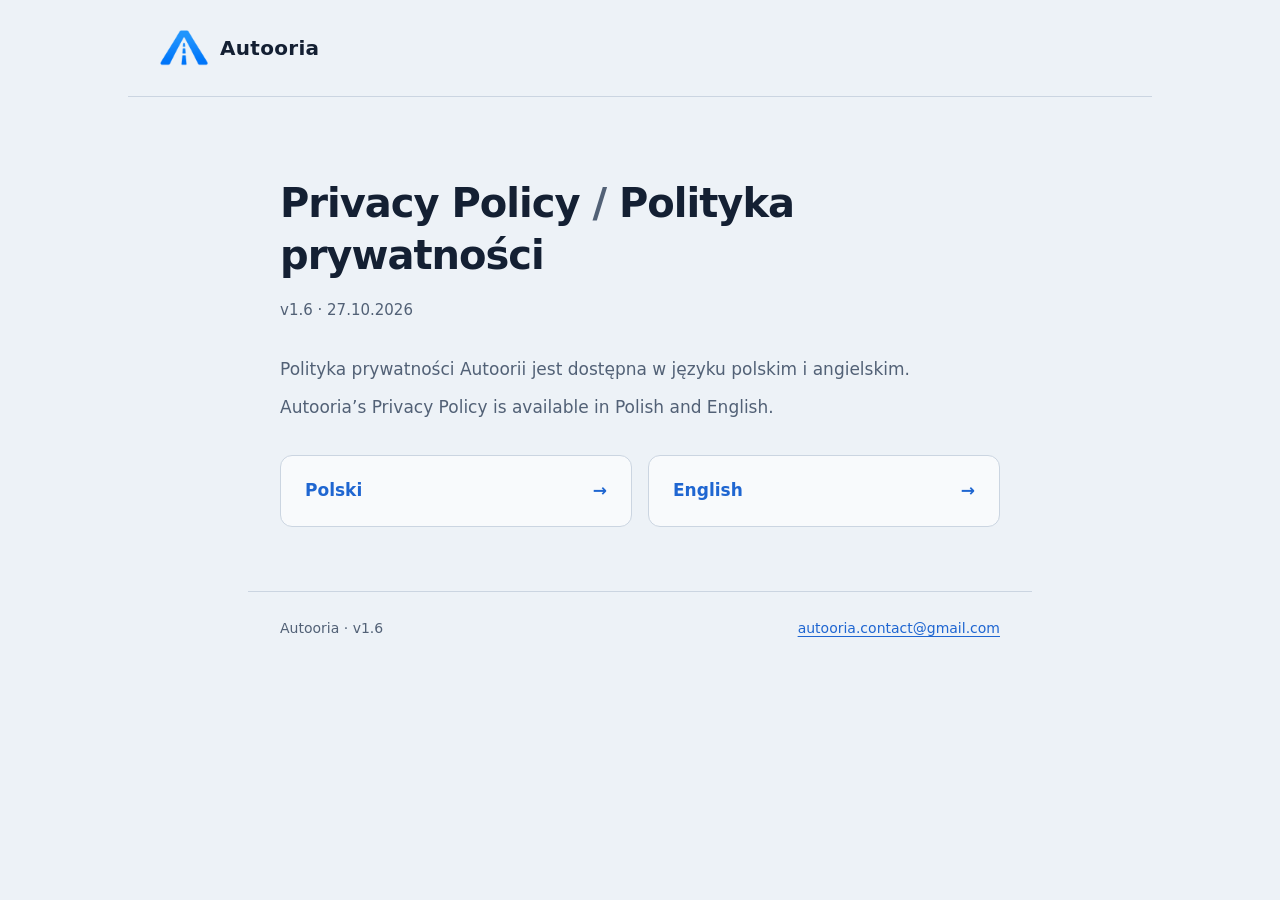
<file: index.html>
<!doctype html>
<html lang="pl">
<head>
  <meta charset="utf-8">
  <meta name="viewport" content="width=device-width, initial-scale=1">
  <title>Autooria — Privacy Policy / Polityka prywatności</title>
  <link rel="icon" type="image/png" href="assets/autooria-logo.png">
  <link rel="stylesheet" href="assets/style.css">
</head>
<body>
  <a class="skip-link" href="#main">Przejdź do treści / <span lang="en">Skip to content</span></a>
  <header class="site-header">
    <a class="brand" href="index.html" aria-label="Autooria — Home / Strona główna"><img src="assets/autooria-logo.png" width="48" height="48" alt=""><span>Autooria</span></a>
  </header>
  <main id="main" class="language-selection" tabindex="-1">
    <h1><span lang="en">Privacy Policy</span><span class="title-divider" aria-hidden="true"> / </span><span>Polityka prywatności</span></h1>
    <p class="metadata">v1.6 · <time datetime="2026-10-27">27.10.2026</time></p>
    <div class="intro">
      <p>Polityka prywatności Autoorii jest dostępna w języku polskim i angielskim.</p>
      <p lang="en">Autooria’s Privacy Policy is available in Polish and English.</p>
    </div>
    <nav class="language-options" aria-label="Wybierz język / Choose a language">
      <a href="pl/index.html" lang="pl" hreflang="pl"><span>Polski</span><span aria-hidden="true">→</span></a>
      <a href="en/index.html" lang="en" hreflang="en"><span>English</span><span aria-hidden="true">→</span></a>
    </nav>
  </main>
  <footer class="site-footer"><span>Autooria <span class="footer-version">· v1.6</span></span><a href="mailto:autooria.contact@gmail.com">autooria.contact@gmail.com</a></footer>
</body>
</html>
</file>
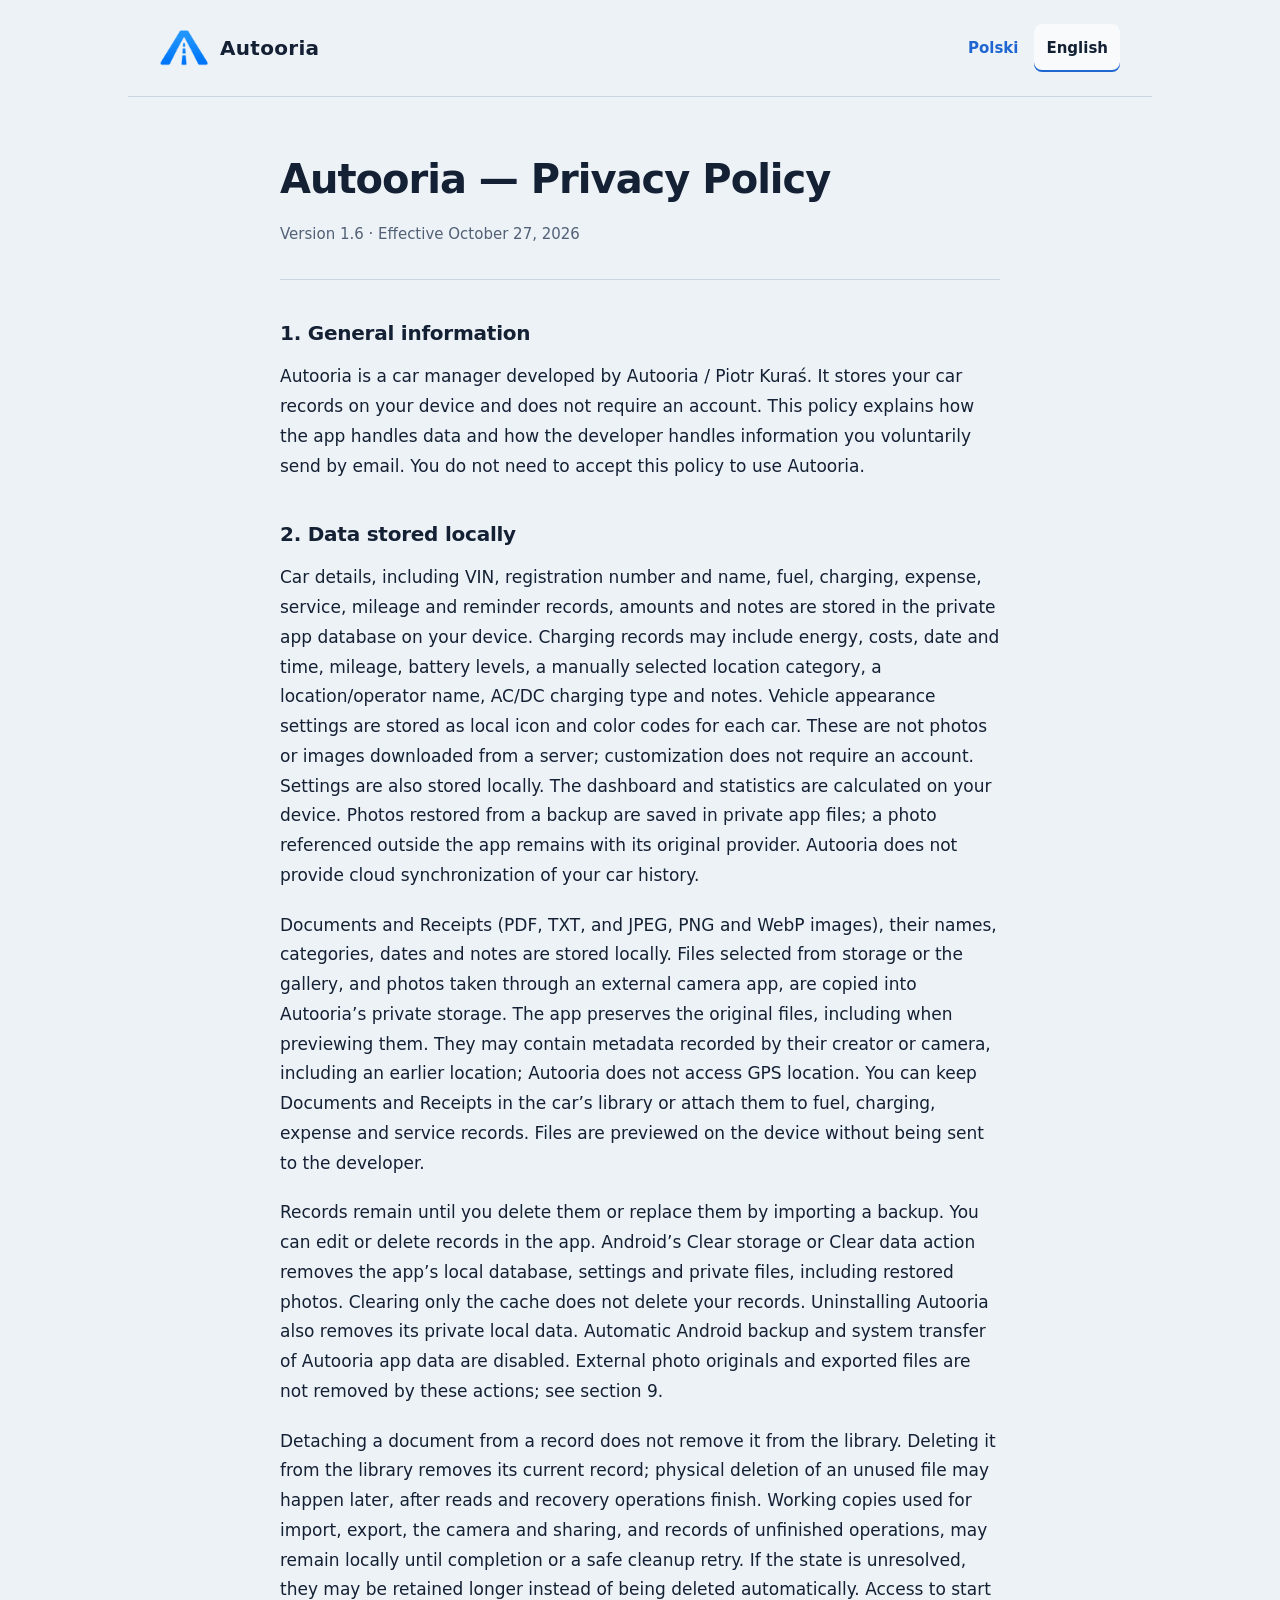
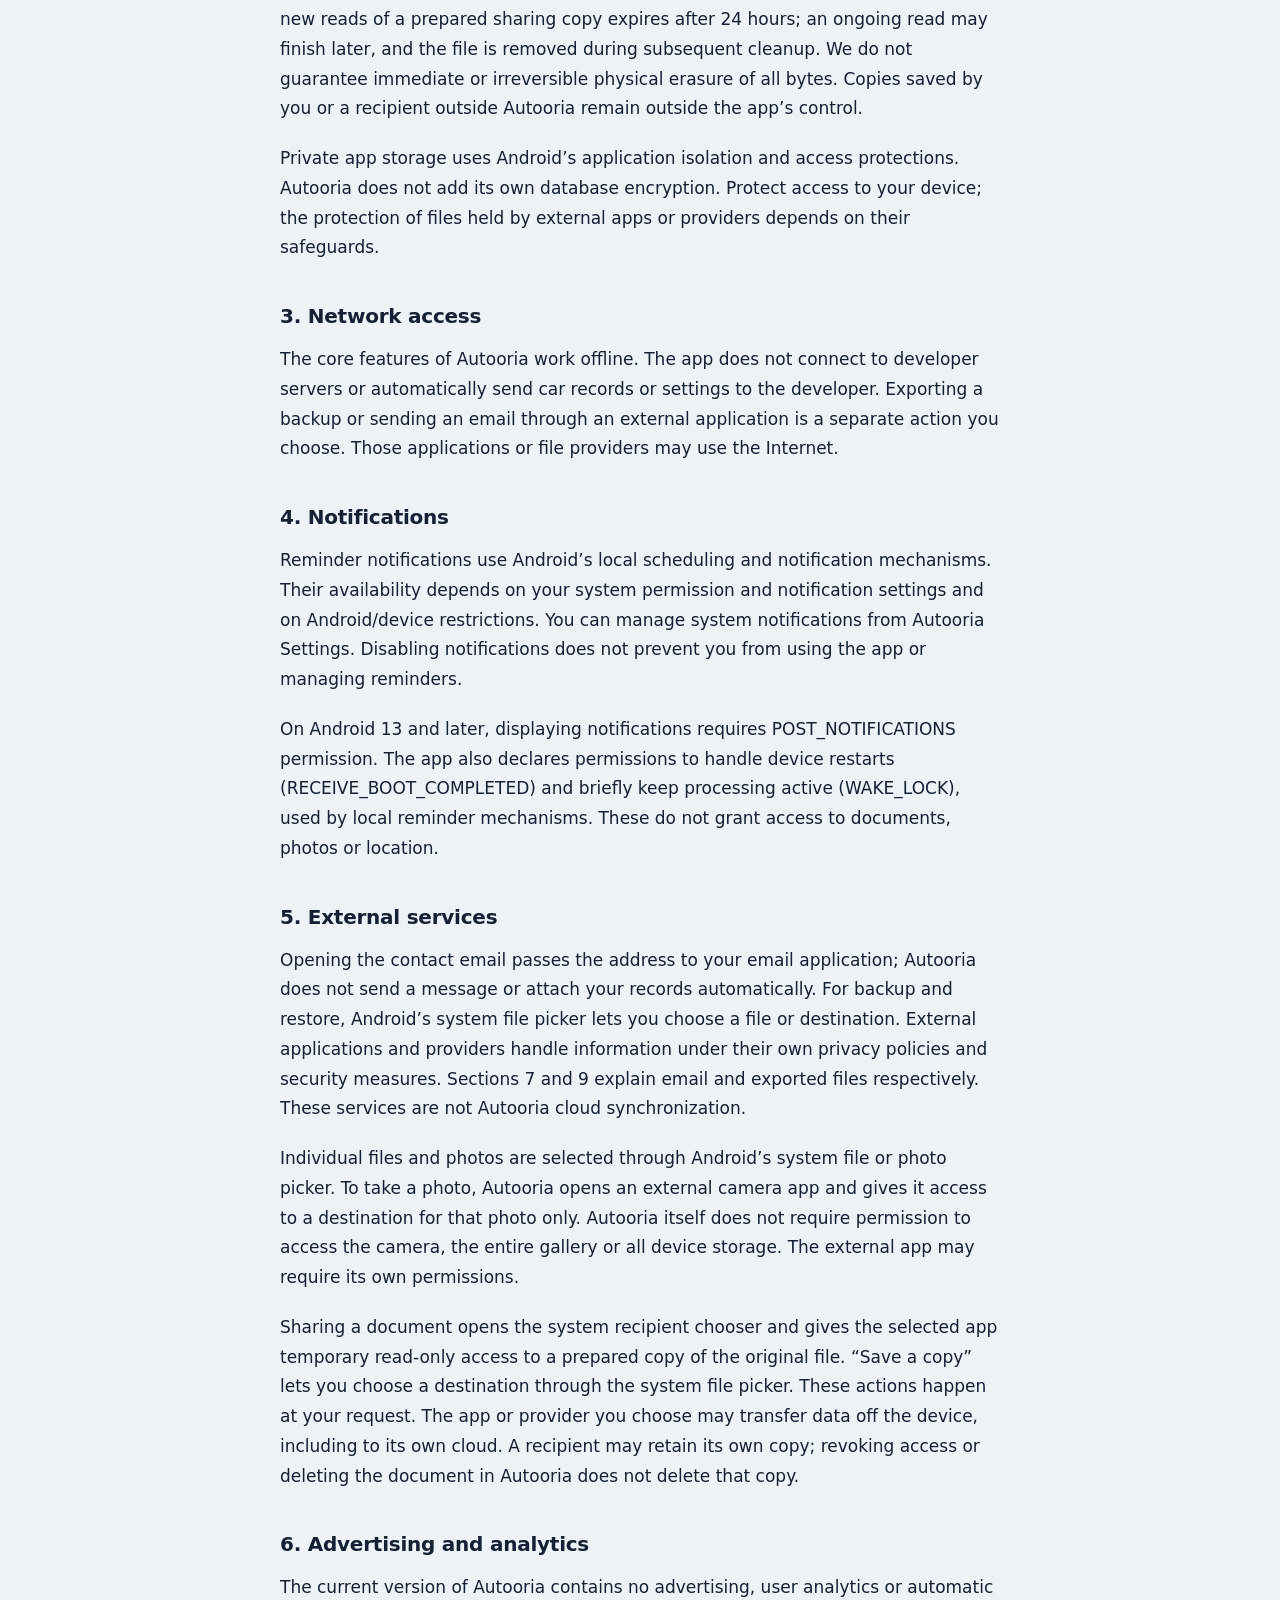
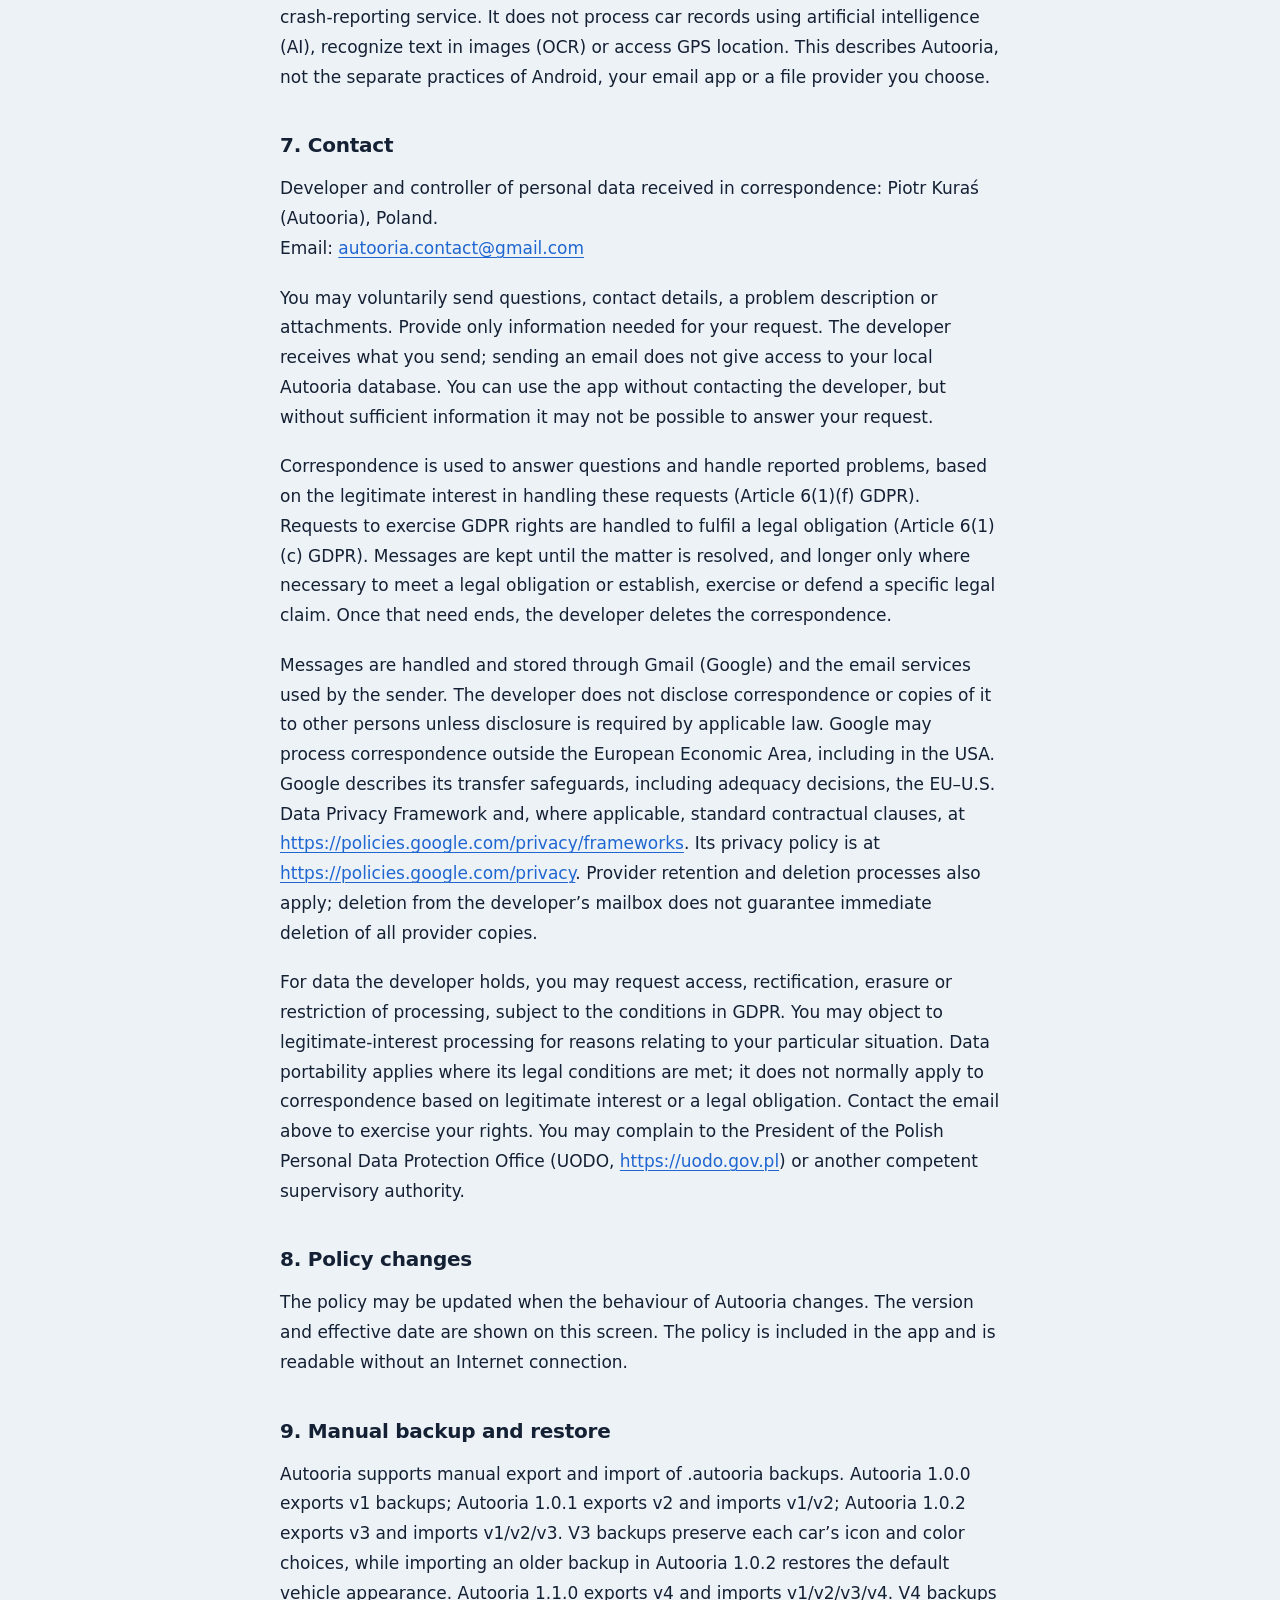
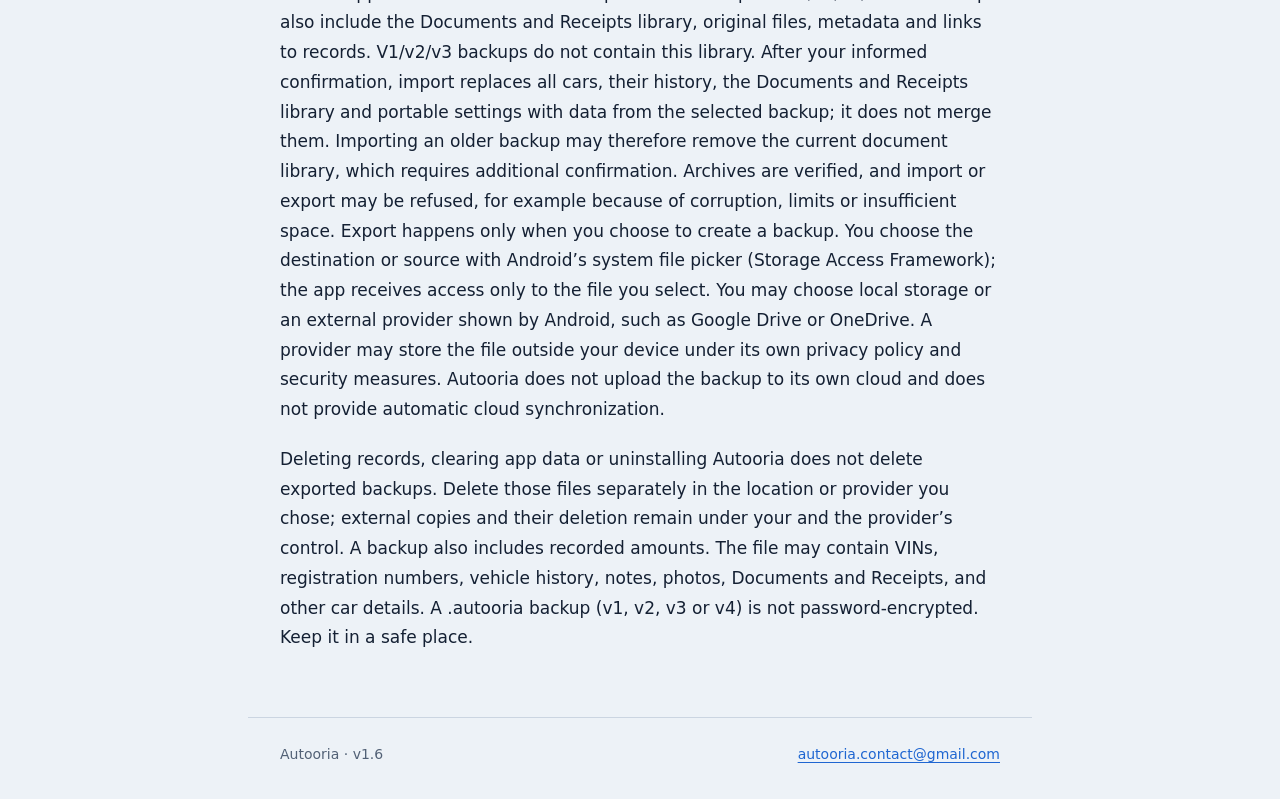
<file: en/index.html>
<!doctype html>
<html lang="en">
<head>
  <meta charset="utf-8">
  <meta name="viewport" content="width=device-width, initial-scale=1">
  <title>Autooria — Privacy Policy · v1.6</title>
  <link rel="icon" type="image/png" href="../assets/autooria-logo.png">
  <link rel="stylesheet" href="../assets/style.css">
</head>
<body>
  <a class="skip-link" href="#main">Skip to content</a>
  <header class="site-header">
    <a class="brand" href="../index.html" aria-label="Autooria — Privacy Policy / Polityka prywatności"><img src="../assets/autooria-logo.png" width="48" height="48" alt=""><span>Autooria</span></a>
    <nav class="language-nav" aria-label="Policy language">
      <a href="../pl/index.html" lang="pl" hreflang="pl">Polski</a>
      <a href="../en/index.html" lang="en" hreflang="en" aria-current="page">English</a>
    </nav>
  </header>
  <main id="main" class="document" tabindex="-1">
    <article id="policy">
      <header class="document-header">
        <h1>Autooria — Privacy Policy</h1>
        <p class="metadata">Version 1.6 · Effective <time datetime="2026-10-27">October 27, 2026</time></p>
      </header>
      <section aria-labelledby="section-1">
        <h2 id="section-1">1. General information</h2>
        <p>Autooria is a car manager developed by Autooria / Piotr Kuraś. It stores your car records on your device and does not require an account. This policy explains how the app handles data and how the developer handles information you voluntarily send by email. You do not need to accept this policy to use Autooria.</p>
      </section>
      <section aria-labelledby="section-2">
        <h2 id="section-2">2. Data stored locally</h2>
        <p>Car details, including VIN, registration number and name, fuel, charging, expense, service, mileage and reminder records, amounts and notes are stored in the private app database on your device. Charging records may include energy, costs, date and time, mileage, battery levels, a manually selected location category, a location/operator name, AC/DC charging type and notes. Vehicle appearance settings are stored as local icon and color codes for each car. These are not photos or images downloaded from a server; customization does not require an account. Settings are also stored locally. The dashboard and statistics are calculated on your device. Photos restored from a backup are saved in private app files; a photo referenced outside the app remains with its original provider. Autooria does not provide cloud synchronization of your car history.</p>
        <p>Documents and Receipts (PDF, TXT, and JPEG, PNG and WebP images), their names, categories, dates and notes are stored locally. Files selected from storage or the gallery, and photos taken through an external camera app, are copied into Autooria’s private storage. The app preserves the original files, including when previewing them. They may contain metadata recorded by their creator or camera, including an earlier location; Autooria does not access GPS location. You can keep Documents and Receipts in the car’s library or attach them to fuel, charging, expense and service records. Files are previewed on the device without being sent to the developer.</p>
        <p>Records remain until you delete them or replace them by importing a backup. You can edit or delete records in the app. Android’s Clear storage or Clear data action removes the app’s local database, settings and private files, including restored photos. Clearing only the cache does not delete your records. Uninstalling Autooria also removes its private local data. Automatic Android backup and system transfer of Autooria app data are disabled. External photo originals and exported files are not removed by these actions; see section 9.</p>
        <p>Detaching a document from a record does not remove it from the library. Deleting it from the library removes its current record; physical deletion of an unused file may happen later, after reads and recovery operations finish. Working copies used for import, export, the camera and sharing, and records of unfinished operations, may remain locally until completion or a safe cleanup retry. If the state is unresolved, they may be retained longer instead of being deleted automatically. Access to start new reads of a prepared sharing copy expires after 24 hours; an ongoing read may finish later, and the file is removed during subsequent cleanup. We do not guarantee immediate or irreversible physical erasure of all bytes. Copies saved by you or a recipient outside Autooria remain outside the app’s control.</p>
        <p>Private app storage uses Android’s application isolation and access protections. Autooria does not add its own database encryption. Protect access to your device; the protection of files held by external apps or providers depends on their safeguards.</p>
      </section>
      <section aria-labelledby="section-3">
        <h2 id="section-3">3. Network access</h2>
        <p>The core features of Autooria work offline. The app does not connect to developer servers or automatically send car records or settings to the developer. Exporting a backup or sending an email through an external application is a separate action you choose. Those applications or file providers may use the Internet.</p>
      </section>
      <section aria-labelledby="section-4">
        <h2 id="section-4">4. Notifications</h2>
        <p>Reminder notifications use Android’s local scheduling and notification mechanisms. Their availability depends on your system permission and notification settings and on Android/device restrictions. You can manage system notifications from Autooria Settings. Disabling notifications does not prevent you from using the app or managing reminders.</p>
        <p>On Android 13 and later, displaying notifications requires POST_NOTIFICATIONS permission. The app also declares permissions to handle device restarts (RECEIVE_BOOT_COMPLETED) and briefly keep processing active (WAKE_LOCK), used by local reminder mechanisms. These do not grant access to documents, photos or location.</p>
      </section>
      <section aria-labelledby="section-5">
        <h2 id="section-5">5. External services</h2>
        <p>Opening the contact email passes the address to your email application; Autooria does not send a message or attach your records automatically. For backup and restore, Android’s system file picker lets you choose a file or destination. External applications and providers handle information under their own privacy policies and security measures. Sections 7 and 9 explain email and exported files respectively. These services are not Autooria cloud synchronization.</p>
        <p>Individual files and photos are selected through Android’s system file or photo picker. To take a photo, Autooria opens an external camera app and gives it access to a destination for that photo only. Autooria itself does not require permission to access the camera, the entire gallery or all device storage. The external app may require its own permissions.</p>
        <p>Sharing a document opens the system recipient chooser and gives the selected app temporary read-only access to a prepared copy of the original file. “Save a copy” lets you choose a destination through the system file picker. These actions happen at your request. The app or provider you choose may transfer data off the device, including to its own cloud. A recipient may retain its own copy; revoking access or deleting the document in Autooria does not delete that copy.</p>
      </section>
      <section aria-labelledby="section-6">
        <h2 id="section-6">6. Advertising and analytics</h2>
        <p>The current version of Autooria contains no advertising, user analytics or automatic crash-reporting service. It does not process car records using artificial intelligence (AI), recognize text in images (OCR) or access GPS location. This describes Autooria, not the separate practices of Android, your email app or a file provider you choose.</p>
      </section>
      <section aria-labelledby="section-7">
        <h2 id="section-7">7. Contact</h2>
        <p>Developer and controller of personal data received in correspondence: Piotr Kuraś (Autooria), Poland.<br>
Email: <a href="mailto:autooria.contact@gmail.com">autooria.contact@gmail.com</a></p>
        <p>You may voluntarily send questions, contact details, a problem description or attachments. Provide only information needed for your request. The developer receives what you send; sending an email does not give access to your local Autooria database. You can use the app without contacting the developer, but without sufficient information it may not be possible to answer your request.</p>
        <p>Correspondence is used to answer questions and handle reported problems, based on the legitimate interest in handling these requests (Article 6(1)(f) GDPR). Requests to exercise GDPR rights are handled to fulfil a legal obligation (Article 6(1)(c) GDPR). Messages are kept until the matter is resolved, and longer only where necessary to meet a legal obligation or establish, exercise or defend a specific legal claim. Once that need ends, the developer deletes the correspondence.</p>
        <p>Messages are handled and stored through Gmail (Google) and the email services used by the sender. The developer does not disclose correspondence or copies of it to other persons unless disclosure is required by applicable law. Google may process correspondence outside the European Economic Area, including in the USA. Google describes its transfer safeguards, including adequacy decisions, the EU–U.S. Data Privacy Framework and, where applicable, standard contractual clauses, at <a href="https://policies.google.com/privacy/frameworks">https://policies.google.com/privacy/frameworks</a>. Its privacy policy is at <a href="https://policies.google.com/privacy">https://policies.google.com/privacy</a>. Provider retention and deletion processes also apply; deletion from the developer’s mailbox does not guarantee immediate deletion of all provider copies.</p>
        <p>For data the developer holds, you may request access, rectification, erasure or restriction of processing, subject to the conditions in GDPR. You may object to legitimate-interest processing for reasons relating to your particular situation. Data portability applies where its legal conditions are met; it does not normally apply to correspondence based on legitimate interest or a legal obligation. Contact the email above to exercise your rights. You may complain to the President of the Polish Personal Data Protection Office (UODO, <a href="https://uodo.gov.pl">https://uodo.gov.pl</a>) or another competent supervisory authority.</p>
      </section>
      <section aria-labelledby="section-8">
        <h2 id="section-8">8. Policy changes</h2>
        <p>The policy may be updated when the behaviour of Autooria changes. The version and effective date are shown on this screen. The policy is included in the app and is readable without an Internet connection.</p>
      </section>
      <section aria-labelledby="section-9">
        <h2 id="section-9">9. Manual backup and restore</h2>
        <p>Autooria supports manual export and import of .autooria backups. Autooria 1.0.0 exports v1 backups; Autooria 1.0.1 exports v2 and imports v1/v2; Autooria 1.0.2 exports v3 and imports v1/v2/v3. V3 backups preserve each car’s icon and color choices, while importing an older backup in Autooria 1.0.2 restores the default vehicle appearance. Autooria 1.1.0 exports v4 and imports v1/v2/v3/v4. V4 backups also include the Documents and Receipts library, original files, metadata and links to records. V1/v2/v3 backups do not contain this library. After your informed confirmation, import replaces all cars, their history, the Documents and Receipts library and portable settings with data from the selected backup; it does not merge them. Importing an older backup may therefore remove the current document library, which requires additional confirmation. Archives are verified, and import or export may be refused, for example because of corruption, limits or insufficient space. Export happens only when you choose to create a backup. You choose the destination or source with Android’s system file picker (Storage Access Framework); the app receives access only to the file you select. You may choose local storage or an external provider shown by Android, such as Google Drive or OneDrive. A provider may store the file outside your device under its own privacy policy and security measures. Autooria does not upload the backup to its own cloud and does not provide automatic cloud synchronization.</p>
        <p>Deleting records, clearing app data or uninstalling Autooria does not delete exported backups. Delete those files separately in the location or provider you chose; external copies and their deletion remain under your and the provider’s control. A backup also includes recorded amounts. The file may contain VINs, registration numbers, vehicle history, notes, photos, Documents and Receipts, and other car details. A .autooria backup (v1, v2, v3 or v4) is not password-encrypted. Keep it in a safe place.</p>
      </section>
    </article>
  </main>
  <footer class="site-footer"><span>Autooria <span class="footer-version">· v1.6</span></span><a href="mailto:autooria.contact@gmail.com">autooria.contact@gmail.com</a></footer>
</body>
</html>
</file>
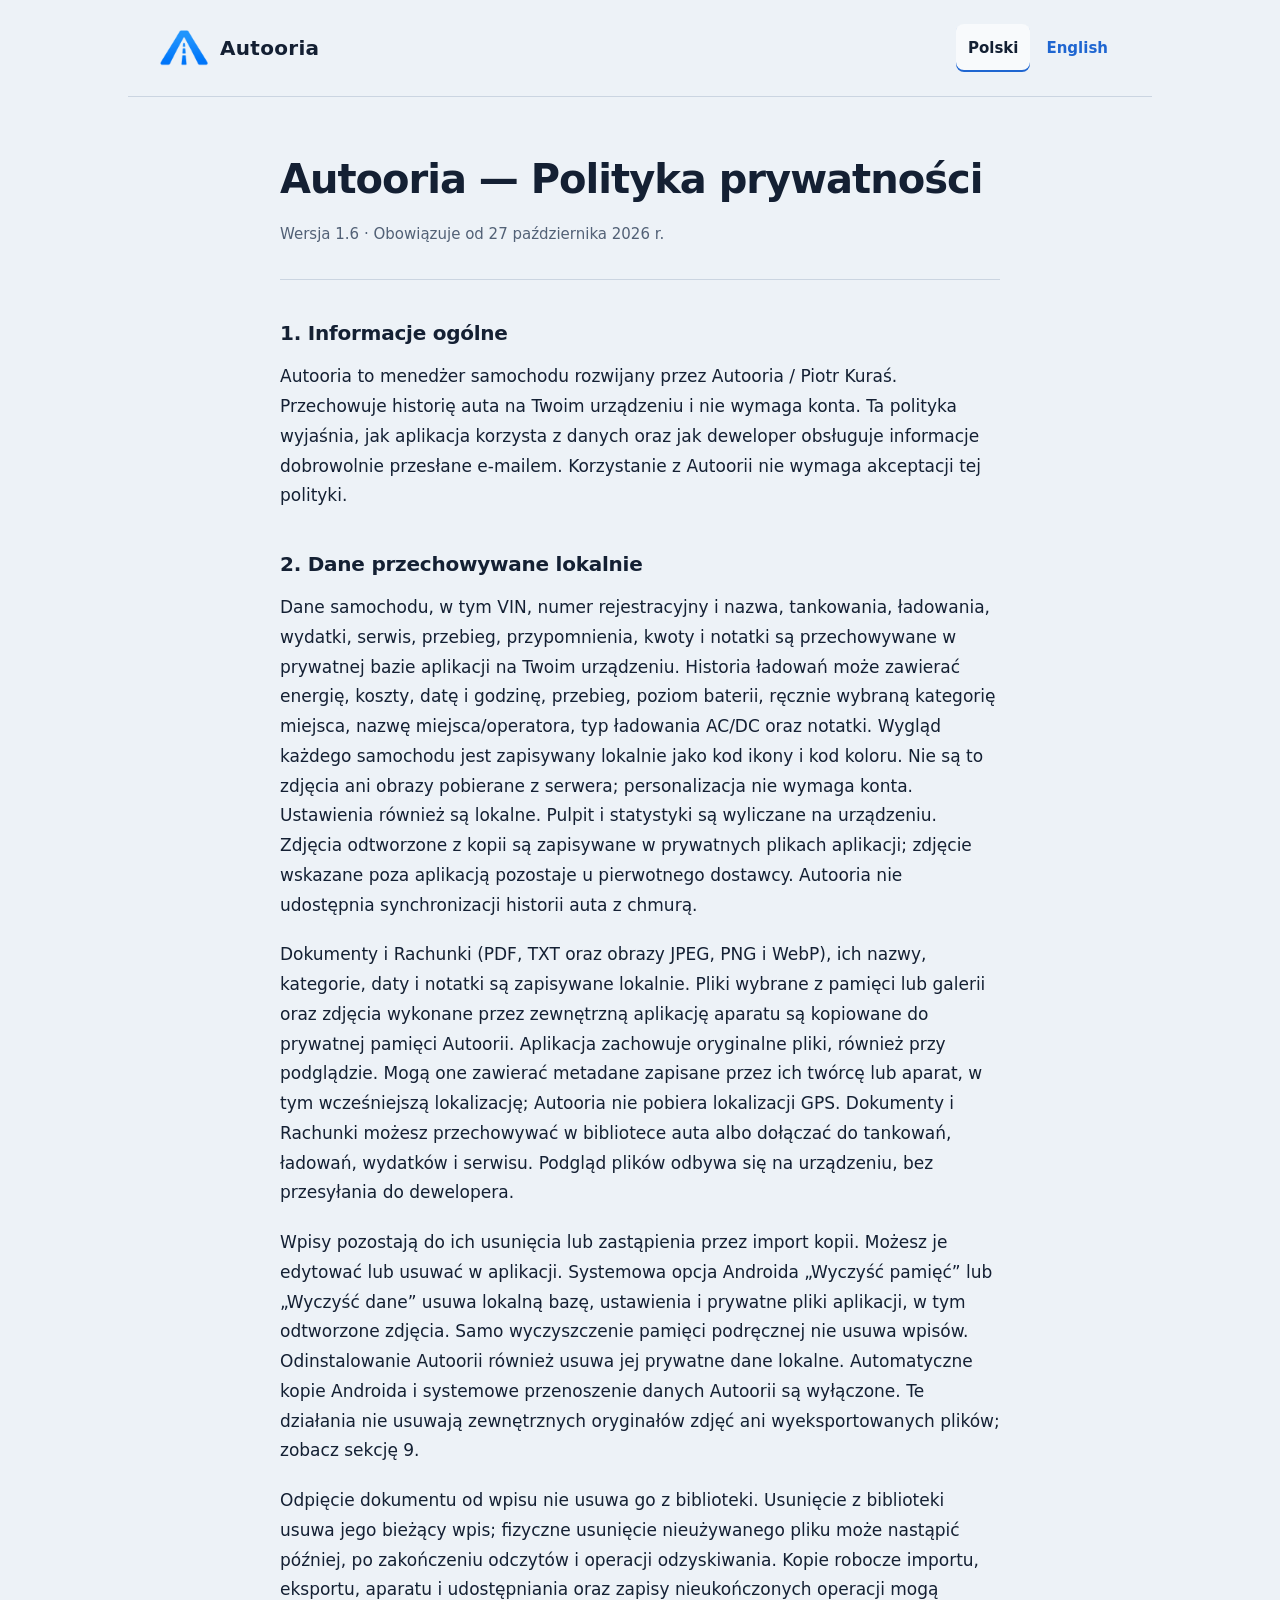
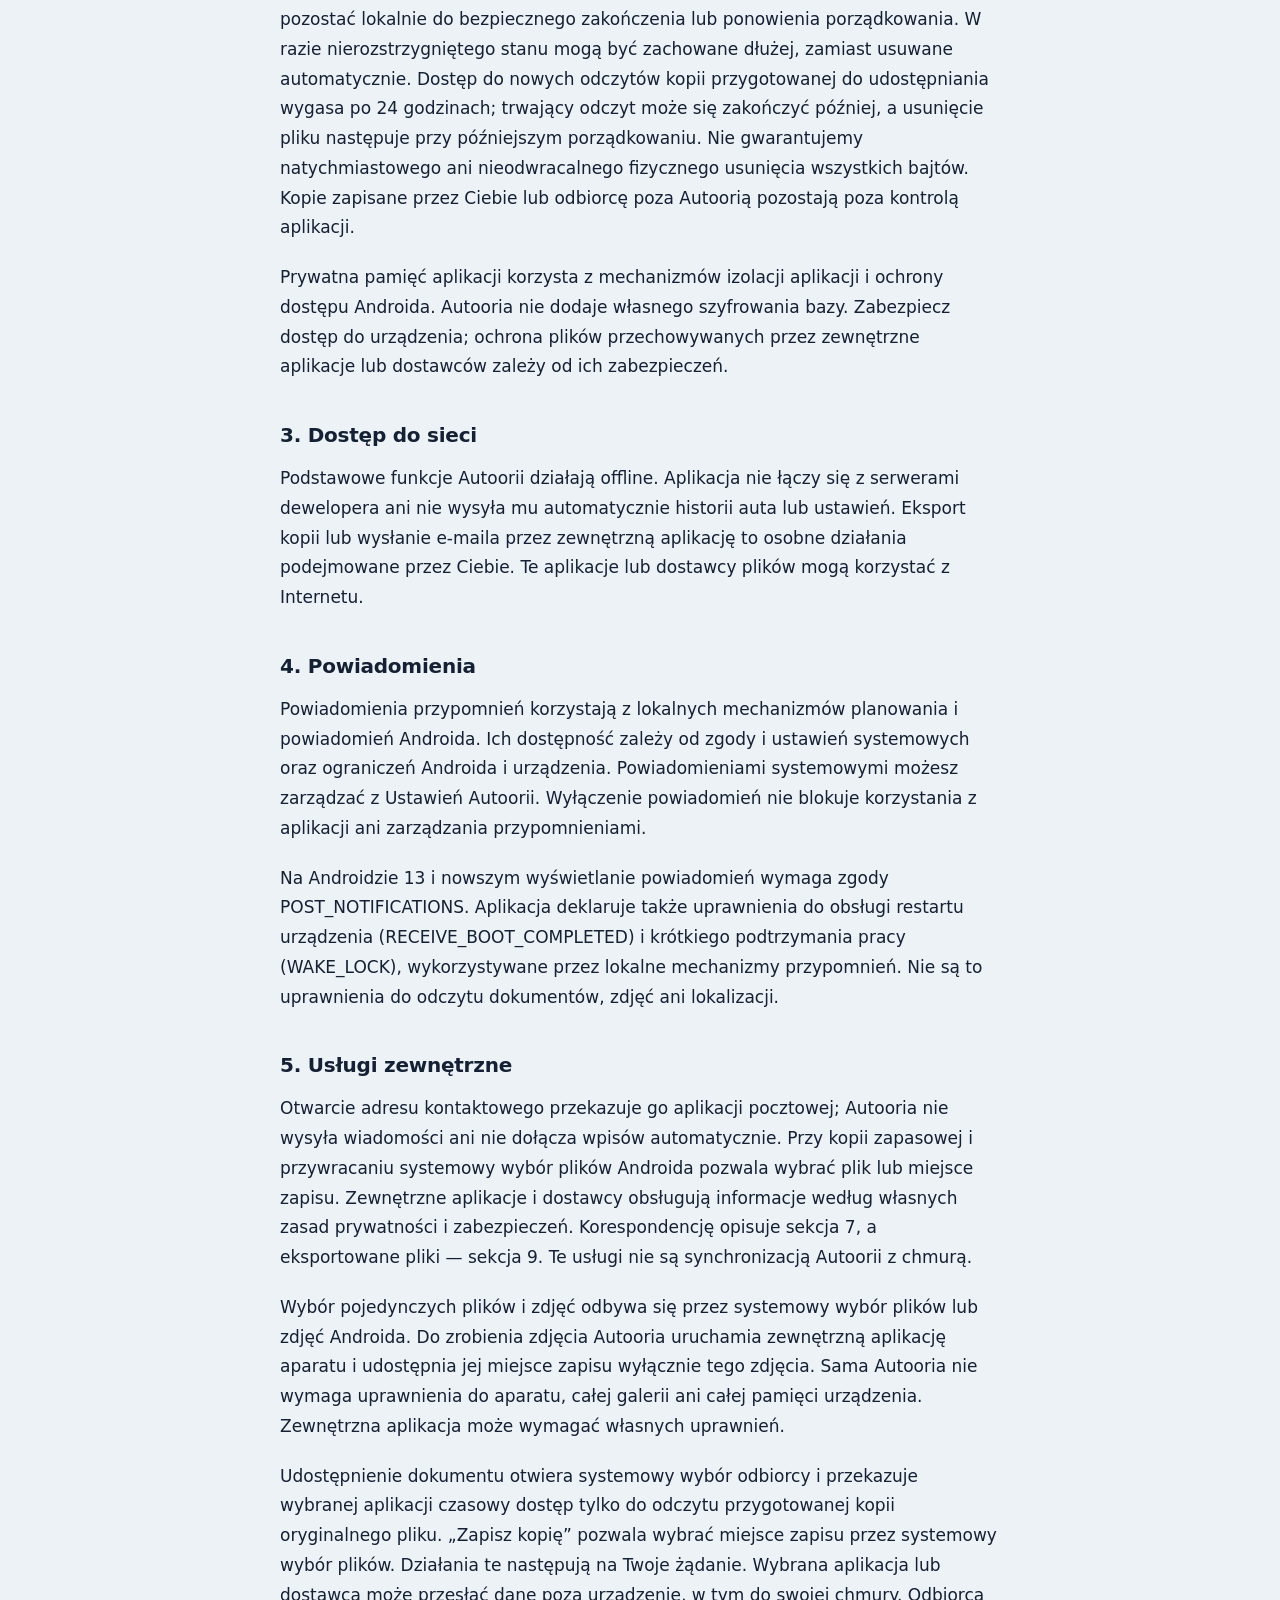
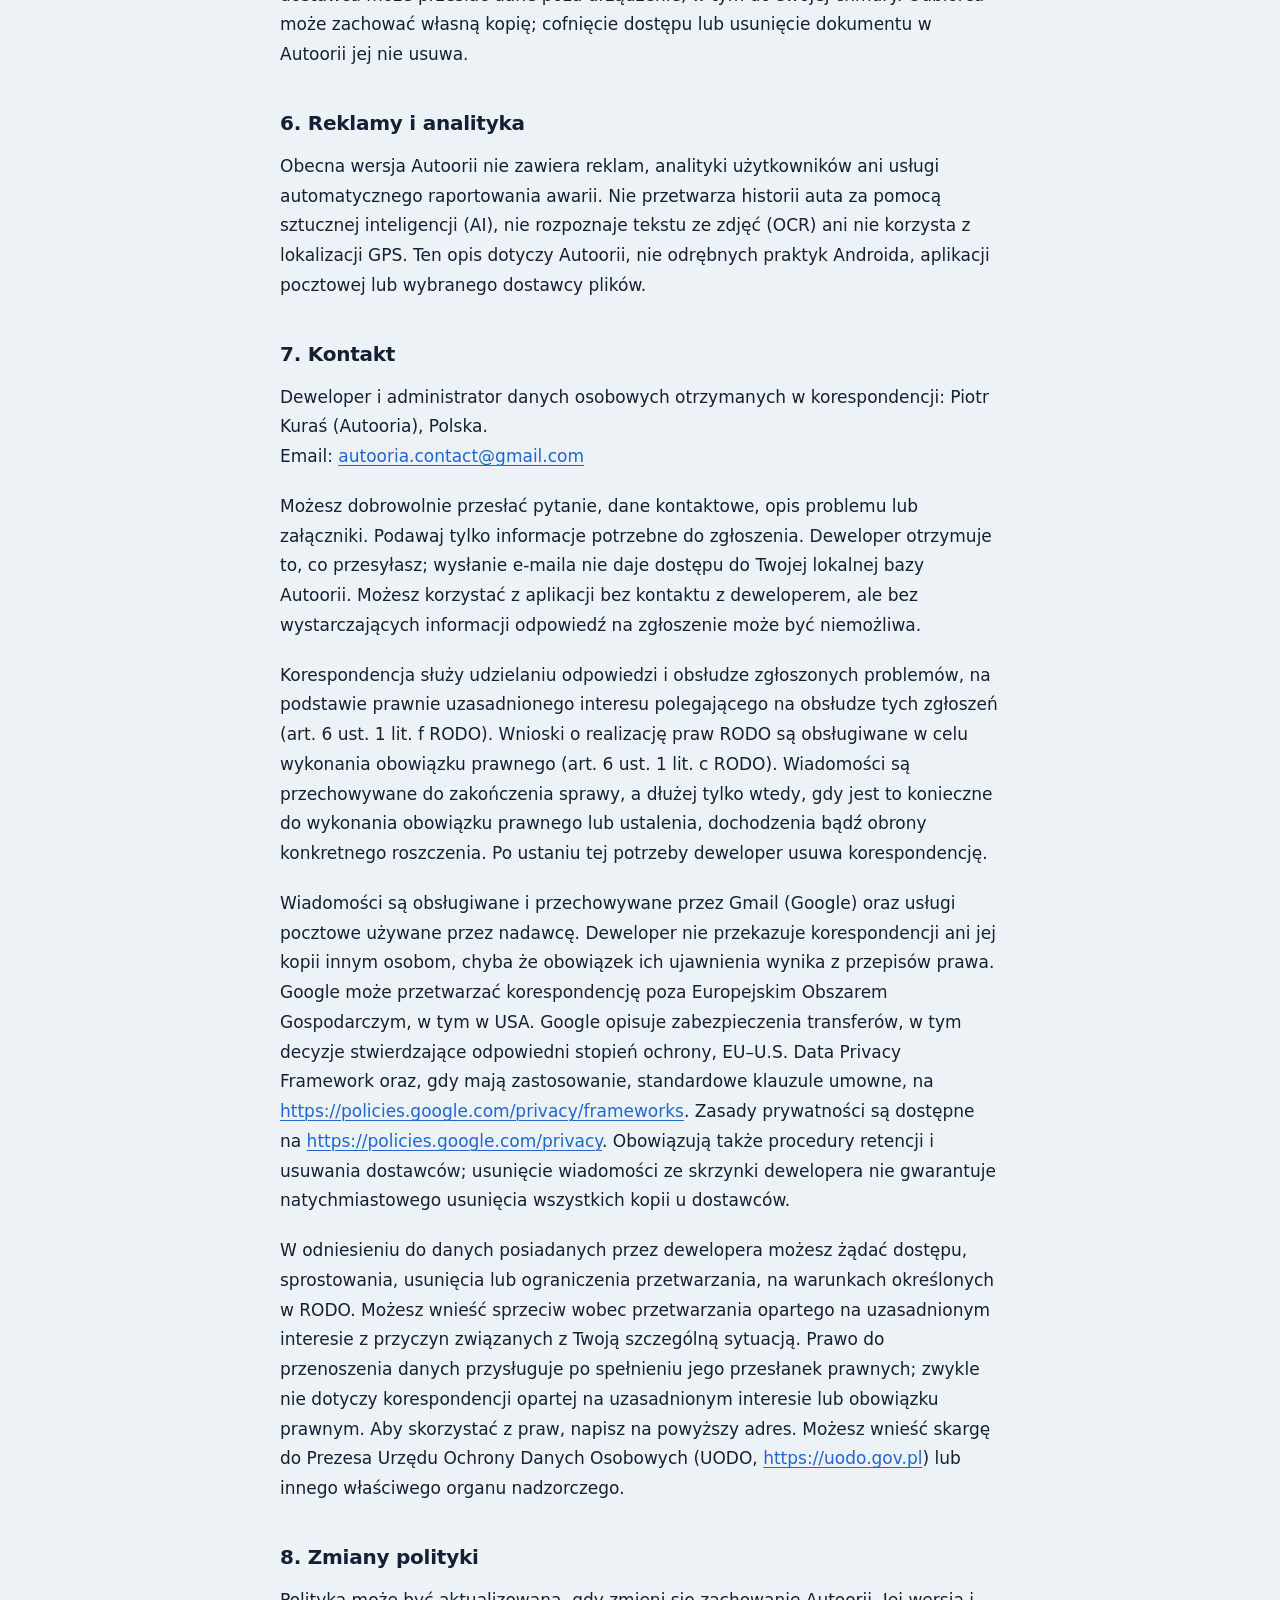
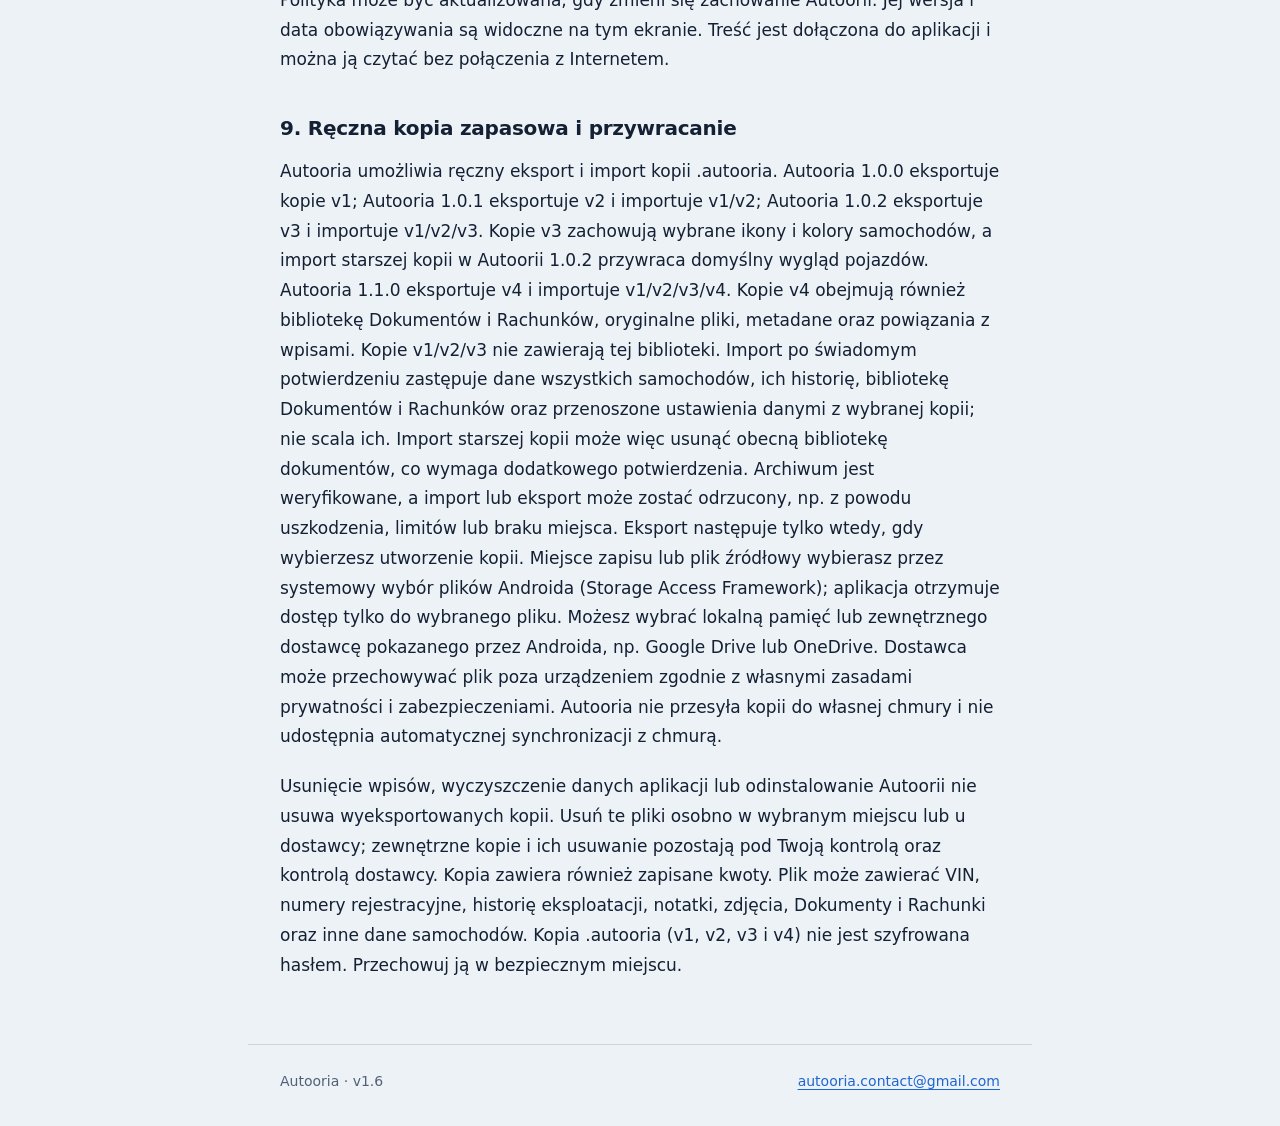
<file: pl/index.html>
<!doctype html>
<html lang="pl">
<head>
  <meta charset="utf-8">
  <meta name="viewport" content="width=device-width, initial-scale=1">
  <title>Autooria — Polityka prywatności · v1.6</title>
  <link rel="icon" type="image/png" href="../assets/autooria-logo.png">
  <link rel="stylesheet" href="../assets/style.css">
</head>
<body>
  <a class="skip-link" href="#main">Przejdź do treści</a>
  <header class="site-header">
    <a class="brand" href="../index.html" aria-label="Autooria — Privacy Policy / Polityka prywatności"><img src="../assets/autooria-logo.png" width="48" height="48" alt=""><span>Autooria</span></a>
    <nav class="language-nav" aria-label="Język polityki">
      <a href="../pl/index.html" lang="pl" hreflang="pl" aria-current="page">Polski</a>
      <a href="../en/index.html" lang="en" hreflang="en">English</a>
    </nav>
  </header>
  <main id="main" class="document" tabindex="-1">
    <article id="policy">
      <header class="document-header">
        <h1>Autooria — Polityka prywatności</h1>
        <p class="metadata">Wersja 1.6 · Obowiązuje od <time datetime="2026-10-27">27 października 2026 r.</time></p>
      </header>
      <section aria-labelledby="section-1">
        <h2 id="section-1">1. Informacje ogólne</h2>
        <p>Autooria to menedżer samochodu rozwijany przez Autooria / Piotr Kuraś. Przechowuje historię auta na Twoim urządzeniu i nie wymaga konta. Ta polityka wyjaśnia, jak aplikacja korzysta z danych oraz jak deweloper obsługuje informacje dobrowolnie przesłane e-mailem. Korzystanie z Autoorii nie wymaga akceptacji tej polityki.</p>
      </section>
      <section aria-labelledby="section-2">
        <h2 id="section-2">2. Dane przechowywane lokalnie</h2>
        <p>Dane samochodu, w tym VIN, numer rejestracyjny i nazwa, tankowania, ładowania, wydatki, serwis, przebieg, przypomnienia, kwoty i notatki są przechowywane w prywatnej bazie aplikacji na Twoim urządzeniu. Historia ładowań może zawierać energię, koszty, datę i godzinę, przebieg, poziom baterii, ręcznie wybraną kategorię miejsca, nazwę miejsca/operatora, typ ładowania AC/DC oraz notatki. Wygląd każdego samochodu jest zapisywany lokalnie jako kod ikony i kod koloru. Nie są to zdjęcia ani obrazy pobierane z serwera; personalizacja nie wymaga konta. Ustawienia również są lokalne. Pulpit i statystyki są wyliczane na urządzeniu. Zdjęcia odtworzone z kopii są zapisywane w prywatnych plikach aplikacji; zdjęcie wskazane poza aplikacją pozostaje u pierwotnego dostawcy. Autooria nie udostępnia synchronizacji historii auta z chmurą.</p>
        <p>Dokumenty i Rachunki (PDF, TXT oraz obrazy JPEG, PNG i WebP), ich nazwy, kategorie, daty i notatki są zapisywane lokalnie. Pliki wybrane z pamięci lub galerii oraz zdjęcia wykonane przez zewnętrzną aplikację aparatu są kopiowane do prywatnej pamięci Autoorii. Aplikacja zachowuje oryginalne pliki, również przy podglądzie. Mogą one zawierać metadane zapisane przez ich twórcę lub aparat, w tym wcześniejszą lokalizację; Autooria nie pobiera lokalizacji GPS. Dokumenty i Rachunki możesz przechowywać w bibliotece auta albo dołączać do tankowań, ładowań, wydatków i serwisu. Podgląd plików odbywa się na urządzeniu, bez przesyłania do dewelopera.</p>
        <p>Wpisy pozostają do ich usunięcia lub zastąpienia przez import kopii. Możesz je edytować lub usuwać w aplikacji. Systemowa opcja Androida „Wyczyść pamięć” lub „Wyczyść dane” usuwa lokalną bazę, ustawienia i prywatne pliki aplikacji, w tym odtworzone zdjęcia. Samo wyczyszczenie pamięci podręcznej nie usuwa wpisów. Odinstalowanie Autoorii również usuwa jej prywatne dane lokalne. Automatyczne kopie Androida i systemowe przenoszenie danych Autoorii są wyłączone. Te działania nie usuwają zewnętrznych oryginałów zdjęć ani wyeksportowanych plików; zobacz sekcję 9.</p>
        <p>Odpięcie dokumentu od wpisu nie usuwa go z biblioteki. Usunięcie z biblioteki usuwa jego bieżący wpis; fizyczne usunięcie nieużywanego pliku może nastąpić później, po zakończeniu odczytów i operacji odzyskiwania. Kopie robocze importu, eksportu, aparatu i udostępniania oraz zapisy nieukończonych operacji mogą pozostać lokalnie do bezpiecznego zakończenia lub ponowienia porządkowania. W razie nierozstrzygniętego stanu mogą być zachowane dłużej, zamiast usuwane automatycznie. Dostęp do nowych odczytów kopii przygotowanej do udostępniania wygasa po 24 godzinach; trwający odczyt może się zakończyć później, a usunięcie pliku następuje przy późniejszym porządkowaniu. Nie gwarantujemy natychmiastowego ani nieodwracalnego fizycznego usunięcia wszystkich bajtów. Kopie zapisane przez Ciebie lub odbiorcę poza Autoorią pozostają poza kontrolą aplikacji.</p>
        <p>Prywatna pamięć aplikacji korzysta z mechanizmów izolacji aplikacji i ochrony dostępu Androida. Autooria nie dodaje własnego szyfrowania bazy. Zabezpiecz dostęp do urządzenia; ochrona plików przechowywanych przez zewnętrzne aplikacje lub dostawców zależy od ich zabezpieczeń.</p>
      </section>
      <section aria-labelledby="section-3">
        <h2 id="section-3">3. Dostęp do sieci</h2>
        <p>Podstawowe funkcje Autoorii działają offline. Aplikacja nie łączy się z serwerami dewelopera ani nie wysyła mu automatycznie historii auta lub ustawień. Eksport kopii lub wysłanie e-maila przez zewnętrzną aplikację to osobne działania podejmowane przez Ciebie. Te aplikacje lub dostawcy plików mogą korzystać z Internetu.</p>
      </section>
      <section aria-labelledby="section-4">
        <h2 id="section-4">4. Powiadomienia</h2>
        <p>Powiadomienia przypomnień korzystają z lokalnych mechanizmów planowania i powiadomień Androida. Ich dostępność zależy od zgody i ustawień systemowych oraz ograniczeń Androida i urządzenia. Powiadomieniami systemowymi możesz zarządzać z Ustawień Autoorii. Wyłączenie powiadomień nie blokuje korzystania z aplikacji ani zarządzania przypomnieniami.</p>
        <p>Na Androidzie 13 i nowszym wyświetlanie powiadomień wymaga zgody POST_NOTIFICATIONS. Aplikacja deklaruje także uprawnienia do obsługi restartu urządzenia (RECEIVE_BOOT_COMPLETED) i krótkiego podtrzymania pracy (WAKE_LOCK), wykorzystywane przez lokalne mechanizmy przypomnień. Nie są to uprawnienia do odczytu dokumentów, zdjęć ani lokalizacji.</p>
      </section>
      <section aria-labelledby="section-5">
        <h2 id="section-5">5. Usługi zewnętrzne</h2>
        <p>Otwarcie adresu kontaktowego przekazuje go aplikacji pocztowej; Autooria nie wysyła wiadomości ani nie dołącza wpisów automatycznie. Przy kopii zapasowej i przywracaniu systemowy wybór plików Androida pozwala wybrać plik lub miejsce zapisu. Zewnętrzne aplikacje i dostawcy obsługują informacje według własnych zasad prywatności i zabezpieczeń. Korespondencję opisuje sekcja 7, a eksportowane pliki — sekcja 9. Te usługi nie są synchronizacją Autoorii z chmurą.</p>
        <p>Wybór pojedynczych plików i zdjęć odbywa się przez systemowy wybór plików lub zdjęć Androida. Do zrobienia zdjęcia Autooria uruchamia zewnętrzną aplikację aparatu i udostępnia jej miejsce zapisu wyłącznie tego zdjęcia. Sama Autooria nie wymaga uprawnienia do aparatu, całej galerii ani całej pamięci urządzenia. Zewnętrzna aplikacja może wymagać własnych uprawnień.</p>
        <p>Udostępnienie dokumentu otwiera systemowy wybór odbiorcy i przekazuje wybranej aplikacji czasowy dostęp tylko do odczytu przygotowanej kopii oryginalnego pliku. „Zapisz kopię” pozwala wybrać miejsce zapisu przez systemowy wybór plików. Działania te następują na Twoje żądanie. Wybrana aplikacja lub dostawca może przesłać dane poza urządzenie, w tym do swojej chmury. Odbiorca może zachować własną kopię; cofnięcie dostępu lub usunięcie dokumentu w Autoorii jej nie usuwa.</p>
      </section>
      <section aria-labelledby="section-6">
        <h2 id="section-6">6. Reklamy i analityka</h2>
        <p>Obecna wersja Autoorii nie zawiera reklam, analityki użytkowników ani usługi automatycznego raportowania awarii. Nie przetwarza historii auta za pomocą sztucznej inteligencji (AI), nie rozpoznaje tekstu ze zdjęć (OCR) ani nie korzysta z lokalizacji GPS. Ten opis dotyczy Autoorii, nie odrębnych praktyk Androida, aplikacji pocztowej lub wybranego dostawcy plików.</p>
      </section>
      <section aria-labelledby="section-7">
        <h2 id="section-7">7. Kontakt</h2>
        <p>Deweloper i administrator danych osobowych otrzymanych w korespondencji: Piotr Kuraś (Autooria), Polska.<br>
Email: <a href="mailto:autooria.contact@gmail.com">autooria.contact@gmail.com</a></p>
        <p>Możesz dobrowolnie przesłać pytanie, dane kontaktowe, opis problemu lub załączniki. Podawaj tylko informacje potrzebne do zgłoszenia. Deweloper otrzymuje to, co przesyłasz; wysłanie e-maila nie daje dostępu do Twojej lokalnej bazy Autoorii. Możesz korzystać z aplikacji bez kontaktu z deweloperem, ale bez wystarczających informacji odpowiedź na zgłoszenie może być niemożliwa.</p>
        <p>Korespondencja służy udzielaniu odpowiedzi i obsłudze zgłoszonych problemów, na podstawie prawnie uzasadnionego interesu polegającego na obsłudze tych zgłoszeń (art. 6 ust. 1 lit. f RODO). Wnioski o realizację praw RODO są obsługiwane w celu wykonania obowiązku prawnego (art. 6 ust. 1 lit. c RODO). Wiadomości są przechowywane do zakończenia sprawy, a dłużej tylko wtedy, gdy jest to konieczne do wykonania obowiązku prawnego lub ustalenia, dochodzenia bądź obrony konkretnego roszczenia. Po ustaniu tej potrzeby deweloper usuwa korespondencję.</p>
        <p>Wiadomości są obsługiwane i przechowywane przez Gmail (Google) oraz usługi pocztowe używane przez nadawcę. Deweloper nie przekazuje korespondencji ani jej kopii innym osobom, chyba że obowiązek ich ujawnienia wynika z przepisów prawa. Google może przetwarzać korespondencję poza Europejskim Obszarem Gospodarczym, w tym w USA. Google opisuje zabezpieczenia transferów, w tym decyzje stwierdzające odpowiedni stopień ochrony, EU–U.S. Data Privacy Framework oraz, gdy mają zastosowanie, standardowe klauzule umowne, na <a href="https://policies.google.com/privacy/frameworks">https://policies.google.com/privacy/frameworks</a>. Zasady prywatności są dostępne na <a href="https://policies.google.com/privacy">https://policies.google.com/privacy</a>. Obowiązują także procedury retencji i usuwania dostawców; usunięcie wiadomości ze skrzynki dewelopera nie gwarantuje natychmiastowego usunięcia wszystkich kopii u dostawców.</p>
        <p>W odniesieniu do danych posiadanych przez dewelopera możesz żądać dostępu, sprostowania, usunięcia lub ograniczenia przetwarzania, na warunkach określonych w RODO. Możesz wnieść sprzeciw wobec przetwarzania opartego na uzasadnionym interesie z przyczyn związanych z Twoją szczególną sytuacją. Prawo do przenoszenia danych przysługuje po spełnieniu jego przesłanek prawnych; zwykle nie dotyczy korespondencji opartej na uzasadnionym interesie lub obowiązku prawnym. Aby skorzystać z praw, napisz na powyższy adres. Możesz wnieść skargę do Prezesa Urzędu Ochrony Danych Osobowych (UODO, <a href="https://uodo.gov.pl">https://uodo.gov.pl</a>) lub innego właściwego organu nadzorczego.</p>
      </section>
      <section aria-labelledby="section-8">
        <h2 id="section-8">8. Zmiany polityki</h2>
        <p>Polityka może być aktualizowana, gdy zmieni się zachowanie Autoorii. Jej wersja i data obowiązywania są widoczne na tym ekranie. Treść jest dołączona do aplikacji i można ją czytać bez połączenia z Internetem.</p>
      </section>
      <section aria-labelledby="section-9">
        <h2 id="section-9">9. Ręczna kopia zapasowa i przywracanie</h2>
        <p>Autooria umożliwia ręczny eksport i import kopii .autooria. Autooria 1.0.0 eksportuje kopie v1; Autooria 1.0.1 eksportuje v2 i importuje v1/v2; Autooria 1.0.2 eksportuje v3 i importuje v1/v2/v3. Kopie v3 zachowują wybrane ikony i kolory samochodów, a import starszej kopii w Autoorii 1.0.2 przywraca domyślny wygląd pojazdów. Autooria 1.1.0 eksportuje v4 i importuje v1/v2/v3/v4. Kopie v4 obejmują również bibliotekę Dokumentów i Rachunków, oryginalne pliki, metadane oraz powiązania z wpisami. Kopie v1/v2/v3 nie zawierają tej biblioteki. Import po świadomym potwierdzeniu zastępuje dane wszystkich samochodów, ich historię, bibliotekę Dokumentów i Rachunków oraz przenoszone ustawienia danymi z wybranej kopii; nie scala ich. Import starszej kopii może więc usunąć obecną bibliotekę dokumentów, co wymaga dodatkowego potwierdzenia. Archiwum jest weryfikowane, a import lub eksport może zostać odrzucony, np. z powodu uszkodzenia, limitów lub braku miejsca. Eksport następuje tylko wtedy, gdy wybierzesz utworzenie kopii. Miejsce zapisu lub plik źródłowy wybierasz przez systemowy wybór plików Androida (Storage Access Framework); aplikacja otrzymuje dostęp tylko do wybranego pliku. Możesz wybrać lokalną pamięć lub zewnętrznego dostawcę pokazanego przez Androida, np. Google Drive lub OneDrive. Dostawca może przechowywać plik poza urządzeniem zgodnie z własnymi zasadami prywatności i zabezpieczeniami. Autooria nie przesyła kopii do własnej chmury i nie udostępnia automatycznej synchronizacji z chmurą.</p>
        <p>Usunięcie wpisów, wyczyszczenie danych aplikacji lub odinstalowanie Autoorii nie usuwa wyeksportowanych kopii. Usuń te pliki osobno w wybranym miejscu lub u dostawcy; zewnętrzne kopie i ich usuwanie pozostają pod Twoją kontrolą oraz kontrolą dostawcy. Kopia zawiera również zapisane kwoty. Plik może zawierać VIN, numery rejestracyjne, historię eksploatacji, notatki, zdjęcia, Dokumenty i Rachunki oraz inne dane samochodów. Kopia .autooria (v1, v2, v3 i v4) nie jest szyfrowana hasłem. Przechowuj ją w bezpiecznym miejscu.</p>
      </section>
    </article>
  </main>
  <footer class="site-footer"><span>Autooria <span class="footer-version">· v1.6</span></span><a href="mailto:autooria.contact@gmail.com">autooria.contact@gmail.com</a></footer>
</body>
</html>
</file>
<file: assets/style.css>
/* Light Autooria tokens: background, surface, text, border and accent. */
:root {
  color-scheme: light;
  --background: #edf2f7;
  --surface: #f8fafc;
  --text: #142033;
  --muted: #526176;
  --border: #cbd5e1;
  --accent: #1f66d1;
  --accent-pressed: #174ea6;
  font-family: system-ui, -apple-system, "Segoe UI", sans-serif;
  font-size: 100%;
  color: var(--text);
  background: var(--background);
}

* { box-sizing: border-box; }

body {
  margin: 0;
  font-size: 1.0625rem;
  line-height: 1.75;
}

a {
  color: var(--accent);
  text-underline-offset: 0.2em;
  text-decoration-thickness: 1px;
  overflow-wrap: anywhere;
}

a:hover { color: var(--accent-pressed); }

a:focus-visible {
  outline: 3px solid var(--accent);
  outline-offset: 4px;
  border-radius: 3px;
}

.skip-link {
  position: absolute;
  z-index: 1;
  top: 0.75rem;
  left: 1rem;
  max-width: calc(100% - 2rem);
  padding: 0.5rem 1rem;
  background: var(--surface);
  transform: translateY(-200%);
}

.skip-link:focus { transform: translateY(0); }

.site-header {
  max-width: 64rem;
  margin: 0 auto;
  padding: 1.5rem 2rem;
  display: flex;
  align-items: center;
  justify-content: space-between;
  flex-wrap: wrap;
  gap: 1rem;
  border-bottom: 1px solid var(--border);
}

.brand {
  display: inline-flex;
  align-items: center;
  gap: 0.75rem;
  color: var(--text);
  font-size: 1.25rem;
  font-weight: 650;
  letter-spacing: 0.015em;
  text-decoration: none;
  min-height: 3rem;
}

.brand img {
  display: block;
  width: 3rem;
  height: 3rem;
  object-fit: contain;
}

.language-nav {
  display: flex;
  flex-wrap: wrap;
  align-items: center;
  gap: 0.25rem;
}

.language-nav a {
  display: inline-flex;
  align-items: center;
  justify-content: center;
  padding: 0.5rem 0.75rem;
  min-height: 3rem;
  font-size: 0.9375rem;
  font-weight: 550;
  border-radius: 0.5rem;
  text-decoration: none;
}

.language-nav a[aria-current="page"] {
  color: var(--text);
  background: var(--surface);
  box-shadow: inset 0 -2px var(--accent);
}

.document, .language-selection {
  max-width: 49rem;
  padding: 3.5rem 2rem 4rem;
  margin: 0 auto;
}

h1, h2 {
  font-weight: 650;
  line-height: 1.3;
  text-wrap: pretty;
  overflow-wrap: anywhere;
}

h1 {
  margin: 0 0 1rem;
  font-size: clamp(1.75rem, 1.2rem + 2vw, 2.5rem);
  letter-spacing: -0.025em;
}

.metadata {
  color: var(--muted);
  font-size: 0.9375rem;
  margin: 0;
}

.document-header {
  padding-bottom: 2rem;
  border-bottom: 1px solid var(--border);
}

section { margin-top: 2.5rem; }

h2 {
  margin: 0 0 1rem;
  font-size: 1.25rem;
  letter-spacing: -0.012em;
}

p { margin: 0 0 1.25rem; }

section p:last-child { margin-bottom: 0; }

.language-selection { padding-top: 5rem; }

.title-divider { color: var(--muted); }

.intro { margin: 2rem 0; color: var(--muted); }
.intro p { margin: 0 0 0.5rem; }

.language-options {
  display: grid;
  grid-template-columns: repeat(2, minmax(0, 1fr));
  gap: 1rem;
}

.language-options a {
  display: flex;
  align-items: center;
  justify-content: space-between;
  gap: 1rem;
  padding: 1.25rem 1.5rem;
  background: var(--surface);
  border: 1px solid var(--border);
  border-radius: 0.75rem;
  font-weight: 600;
  text-decoration: none;
}

.language-options a:hover { border-color: var(--accent); }

.site-footer {
  max-width: 49rem;
  margin: 0 auto;
  padding: 1.5rem 2rem 2rem;
  display: flex;
  flex-wrap: wrap;
  justify-content: space-between;
  gap: 0.5rem 1.5rem;
  border-top: 1px solid var(--border);
  font-size: 0.875rem;
  color: var(--muted);
}

.footer-version { white-space: nowrap; }

@media (max-width: 30rem) {
  .site-header { padding: 1rem; gap: 0.5rem; }
  .document, .language-selection { padding: 2.5rem 1.25rem 3rem; }
  .language-selection { padding-top: 3rem; }
  .language-options { grid-template-columns: 1fr; }
  .site-footer { padding: 1.5rem 1.25rem; }
}

@media print {
  :root { background: white; color: black; }
  .skip-link, .language-nav, .site-footer { display: none; }
  .document { max-width: none; padding: 1.5rem 0; }
  .site-header { max-width: none; padding: 0 0 1rem; }
  h2 { break-after: avoid; }
  p { orphans: 3; widows: 3; }
}
</file>
